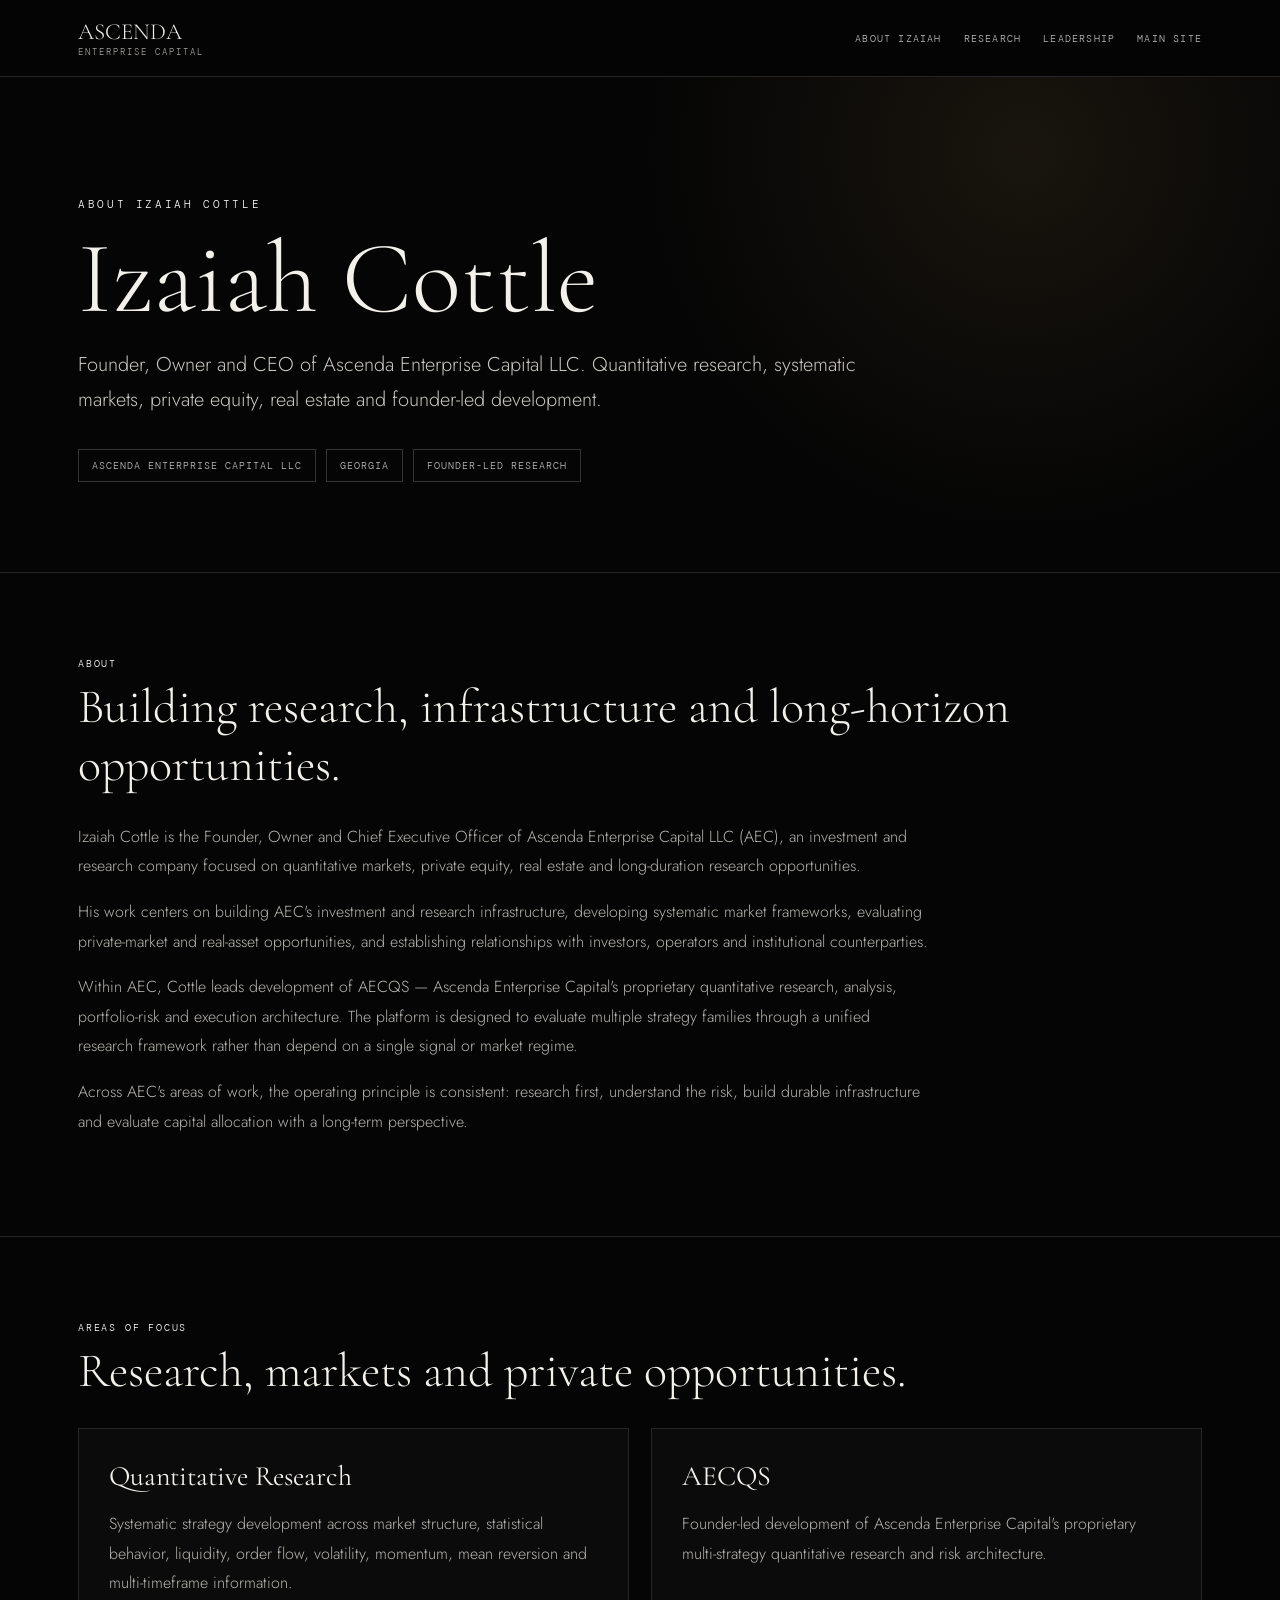
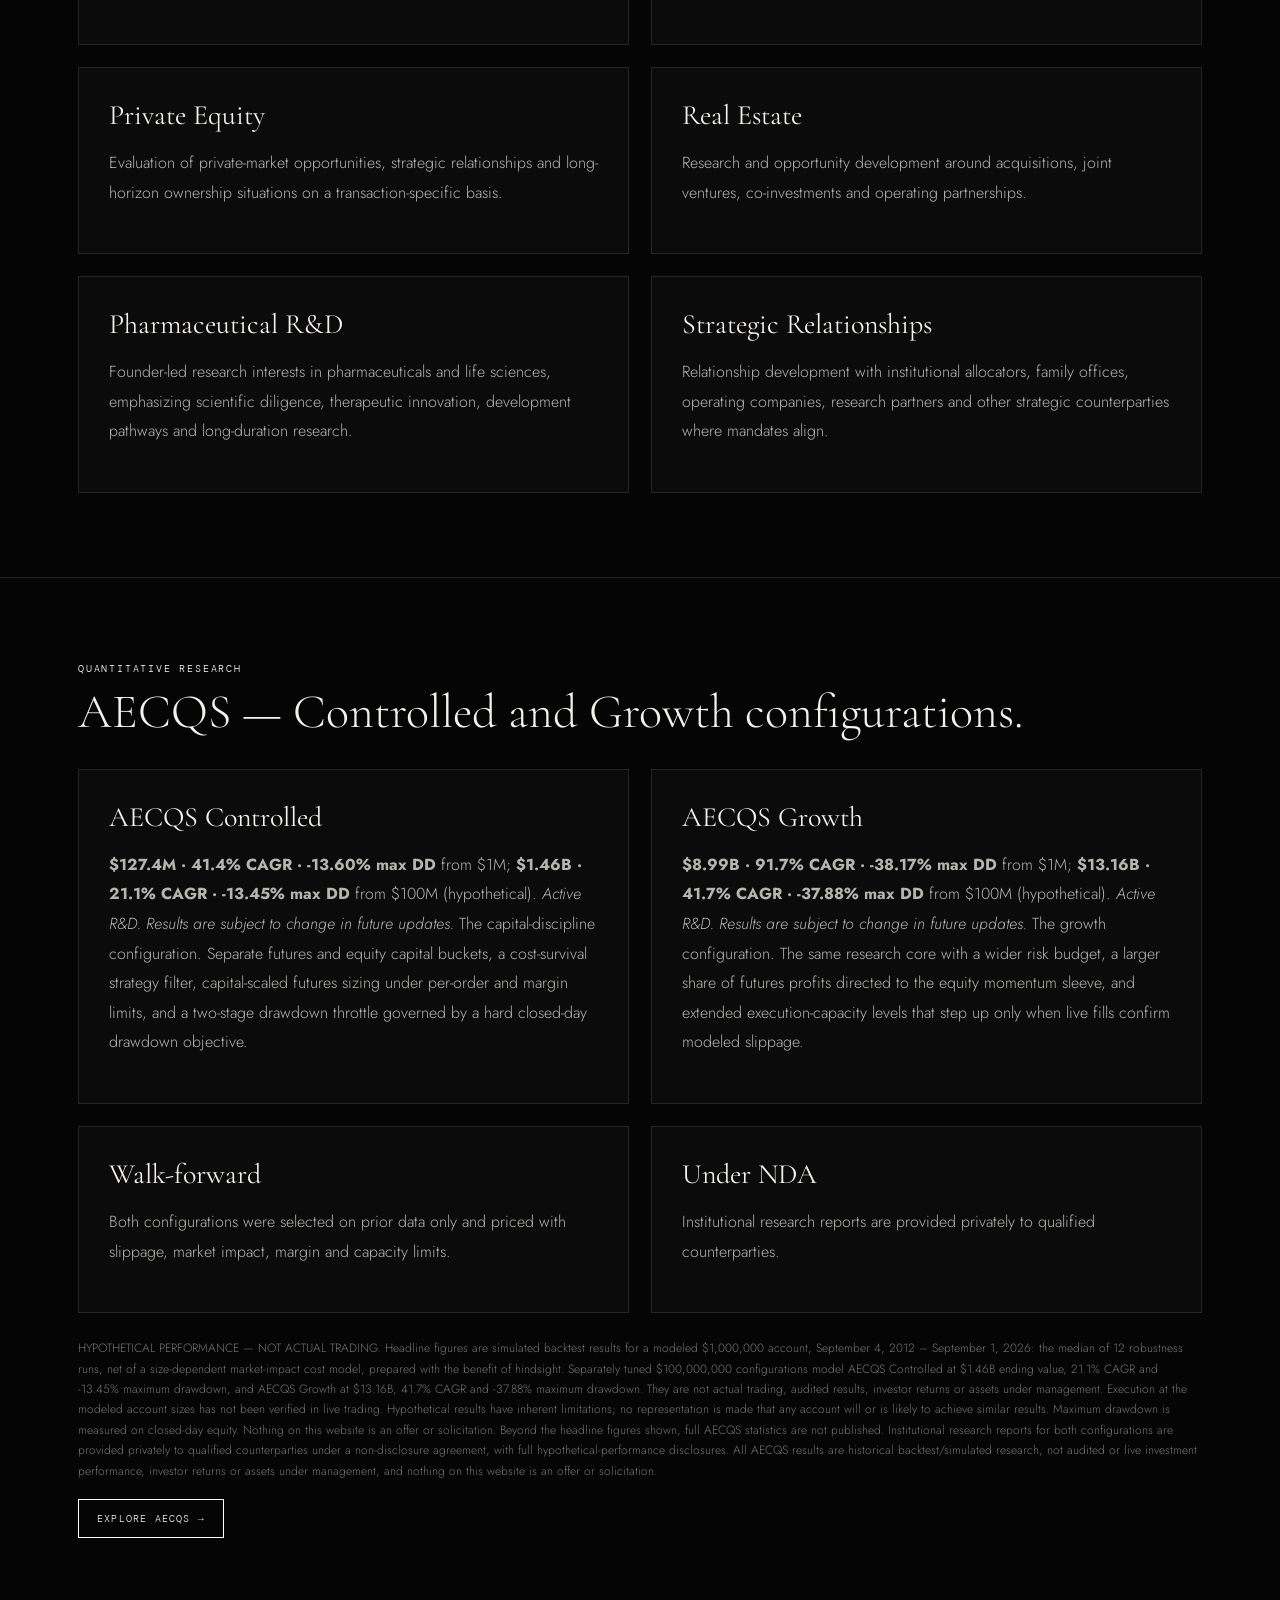
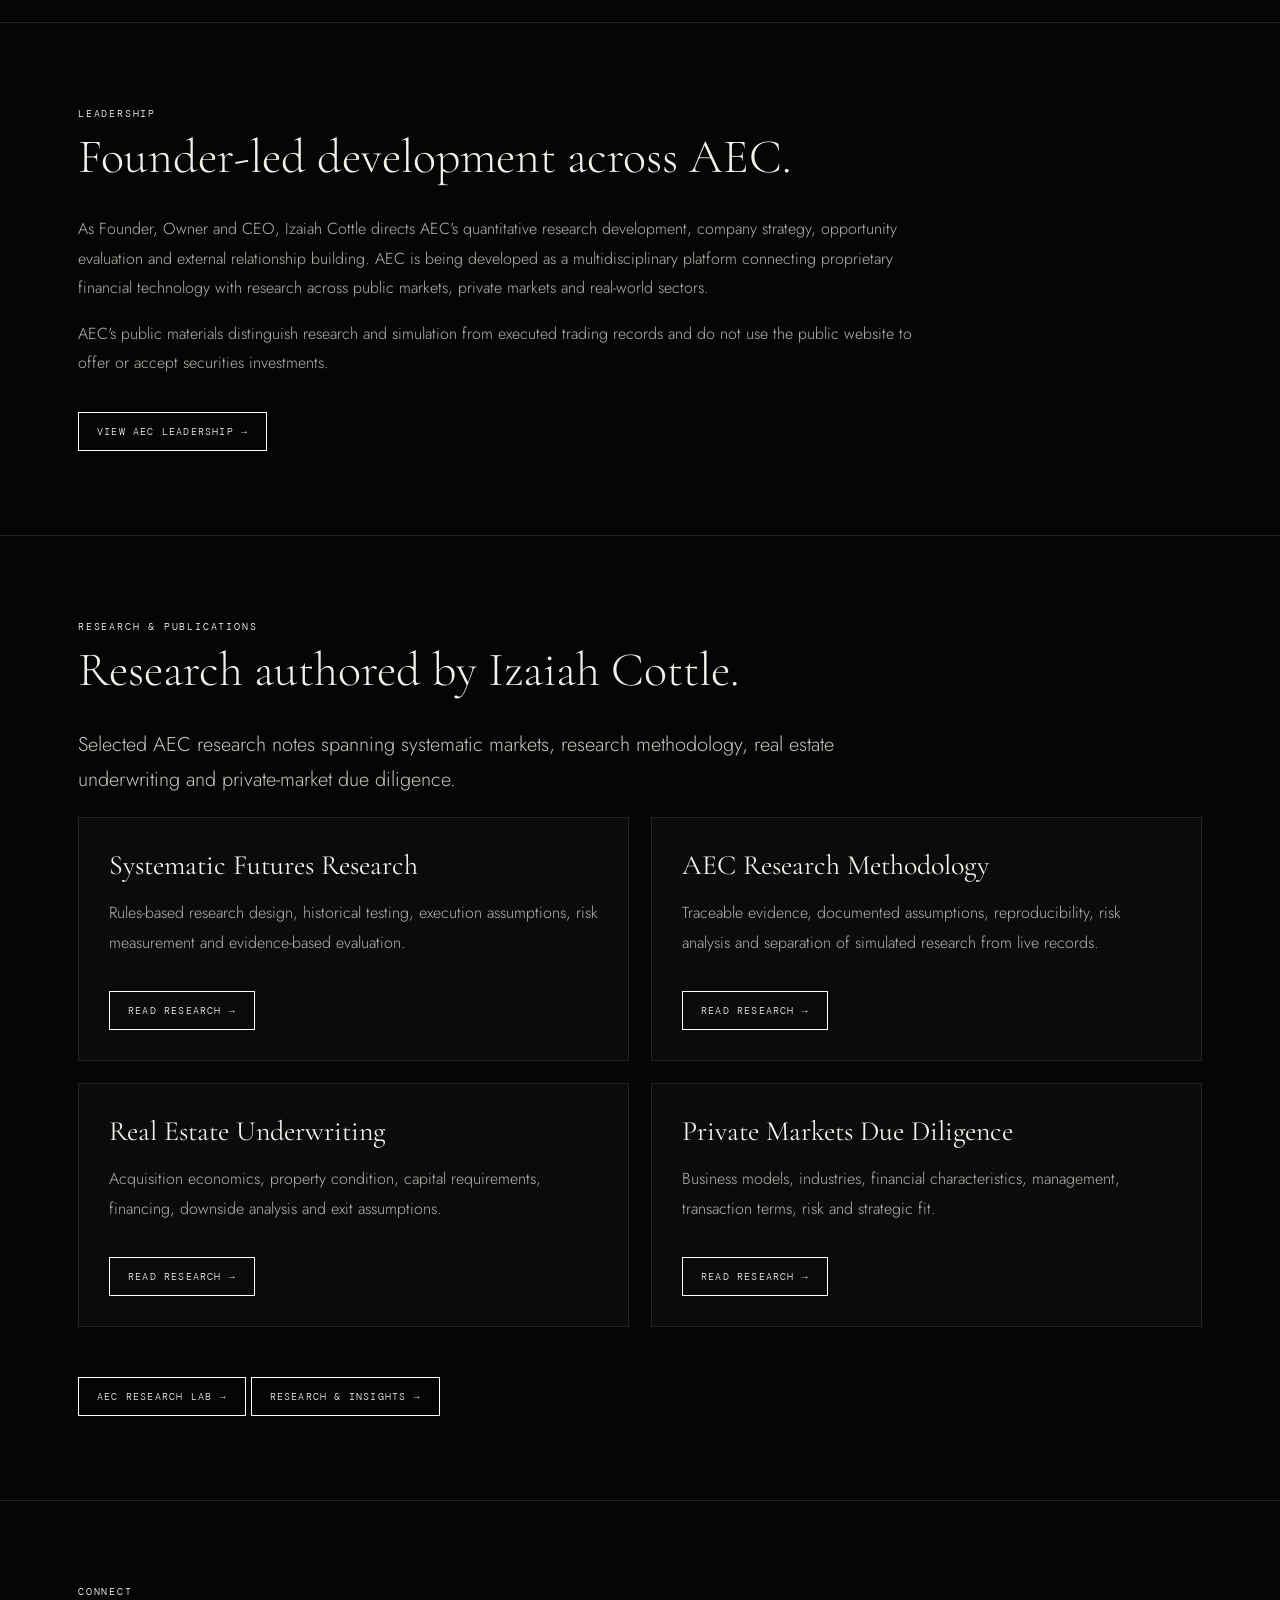
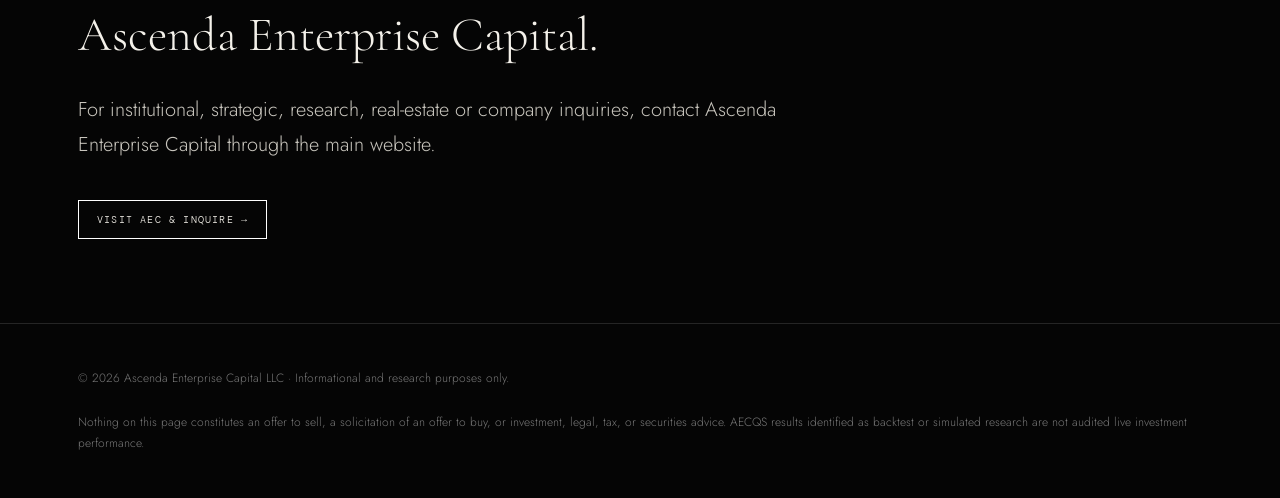
<file: index.html>
<!doctype html><html lang="en"><head><meta charset="utf-8"><meta name="viewport" content="width=device-width,initial-scale=1"><title>About Izaiah Cottle | Founder, Owner & CEO of Ascenda Enterprise Capital</title><meta name="description" content="About Izaiah Cottle, Founder, Owner and CEO of Ascenda Enterprise Capital LLC. His work spans quantitative research, AECQS, futures markets, private equity, real estate and long-duration research initiatives."><meta name="robots" content="index,follow,max-image-preview:large"><link rel="canonical" href="https://ascendaenterprisecapital.com/Izaiah-Cottle/"><link rel="preconnect" href="https://fonts.googleapis.com"><link rel="preconnect" href="https://fonts.gstatic.com" crossorigin><link href="https://fonts.googleapis.com/css2?family=Cormorant+Garamond:wght@300;400;500&family=DM+Mono:wght@300;400&family=Jost:wght@300;400;500&display=swap" rel="stylesheet"><style>
:root{--bg:#050505;--panel:#0b0b0b;--line:#252525;--text:#f4f1ea;--muted:#a5a29b;--accent:#FFFFFF;--serif:"Cormorant Garamond",Georgia,serif;--sans:"Jost",Arial,sans-serif;--mono:"DM Mono",monospace}*{box-sizing:border-box}html{scroll-behavior:smooth}body{margin:0;background:var(--bg);color:var(--text);font-family:var(--sans);font-weight:300}a{color:inherit}.wrap{max-width:1180px;margin:auto;padding:0 28px}nav{position:sticky;top:0;z-index:10;background:rgba(5,5,5,.94);backdrop-filter:blur(12px);border-bottom:1px solid var(--line)}.nav{height:76px;display:flex;align-items:center;justify-content:space-between;gap:24px}.brand{font-family:var(--serif);font-size:23px;text-decoration:none}.brand small{display:block;font-family:var(--mono);font-size:9px;letter-spacing:.22em;text-transform:uppercase;color:var(--muted)}.links{display:flex;gap:22px;flex-wrap:wrap}.links a{font-family:var(--mono);font-size:10px;letter-spacing:.12em;text-transform:uppercase;text-decoration:none;color:#bbb}.hero{padding:120px 0 90px;border-bottom:1px solid var(--line);background:radial-gradient(circle at 80% 15%,#19150e 0,transparent 34%)}.eyebrow{font-family:var(--mono);font-size:11px;letter-spacing:.24em;text-transform:uppercase;color:var(--accent)}h1{font-family:var(--serif);font-weight:300;font-size:clamp(54px,8vw,102px);line-height:.9;margin:22px 0}.lede{max-width:780px;font-size:20px;line-height:1.75;color:#c8c5bd}.meta{display:flex;gap:10px;flex-wrap:wrap;margin-top:32px}.pill{border:1px solid #333;padding:9px 13px;font-family:var(--mono);font-size:10px;letter-spacing:.1em;text-transform:uppercase;color:#bbb}.section{padding:84px 0;border-bottom:1px solid var(--line)}h2{font-family:var(--serif);font-weight:300;font-size:48px;margin:8px 0 28px}.grid{display:grid;grid-template-columns:repeat(2,1fr);gap:22px}.card{border:1px solid var(--line);background:var(--panel);padding:30px}.card h3{font-family:var(--serif);font-size:28px;font-weight:400;margin:0 0 12px}.card p,.body p{color:#b8b5ae;line-height:1.85}.body{max-width:850px}.kicker{font-family:var(--mono);font-size:10px;color:var(--accent);letter-spacing:.18em;text-transform:uppercase}.cta{display:inline-block;margin-top:18px;border:1px solid var(--accent);padding:12px 18px;text-decoration:none;font-family:var(--mono);font-size:10px;letter-spacing:.12em;text-transform:uppercase}.list{display:grid;gap:1px;background:var(--line);border:1px solid var(--line)}.item{background:#080808;padding:24px}.item strong{display:block;font-family:var(--serif);font-size:24px;font-weight:400;margin-bottom:6px}.item span{color:#999;font-size:14px}footer{padding:45px 0;color:#777;font-size:12px}.disclosure{font-size:12px;line-height:1.7;color:#777;margin-top:25px}@media(max-width:760px){.links{display:none}.grid{grid-template-columns:1fr}.hero{padding:80px 0 60px}h2{font-size:38px}}
</style><script type="application/ld+json">{"@context":"https://schema.org","@type":"Person","name":"Izaiah Cottle","jobTitle":"Founder, Owner and CEO","worksFor":{"@type":"Organization","name":"Ascenda Enterprise Capital LLC","url":"https://ascendaenterprisecapital.com/"},"url":"https://ascendaenterprisecapital.com/Izaiah-Cottle/","description":"Founder, Owner and CEO of Ascenda Enterprise Capital LLC, focused on quantitative research, systematic markets, private equity and real estate."}</script></head><body><nav><div class="wrap nav"><a class="brand" href="../">ASCENDA<small>Enterprise Capital</small></a><div class="links"><a href="../Izaiah-Cottle/">About Izaiah</a><a href="../Izaiah-Cottle-Research/">Research</a><a href="../Ascenda-Enterprise-Capital-Leadership/">Leadership</a><a href="../">Main Site</a></div></div></nav><header class="hero"><div class="wrap"><div class="eyebrow">About Izaiah Cottle</div><h1>Izaiah Cottle</h1><p class="lede">Founder, Owner and CEO of Ascenda Enterprise Capital LLC. Quantitative research, systematic markets, private equity, real estate and founder-led development.</p><div class="meta"><span class="pill">Ascenda Enterprise Capital LLC</span><span class="pill">Georgia</span><span class="pill">Founder-Led Research</span></div></div></header><section class="section"><div class="wrap"><div class="kicker">About</div><h2>Building research, infrastructure and long-horizon opportunities.</h2><div class="body"><p>Izaiah Cottle is the Founder, Owner and Chief Executive Officer of Ascenda Enterprise Capital LLC (AEC), an investment and research company focused on quantitative markets, private equity, real estate and long-duration research opportunities.</p><p>His work centers on building AEC's investment and research infrastructure, developing systematic market frameworks, evaluating private-market and real-asset opportunities, and establishing relationships with investors, operators and institutional counterparties.</p><p>Within AEC, Cottle leads development of AECQS — Ascenda Enterprise Capital's proprietary quantitative research, analysis, portfolio-risk and execution architecture. The platform is designed to evaluate multiple strategy families through a unified research framework rather than depend on a single signal or market regime.</p><p>Across AEC's areas of work, the operating principle is consistent: research first, understand the risk, build durable infrastructure and evaluate capital allocation with a long-term perspective.</p></div></div></section><section class="section"><div class="wrap"><div class="kicker">Areas of focus</div><h2>Research, markets and private opportunities.</h2><div class="grid"><div class="card"><h3>Quantitative Research</h3><p>Systematic strategy development across market structure, statistical behavior, liquidity, order flow, volatility, momentum, mean reversion and multi-timeframe information.</p></div><div class="card"><h3>AECQS</h3><p>Founder-led development of Ascenda Enterprise Capital's proprietary multi-strategy quantitative research and risk architecture.</p></div><div class="card"><h3>Private Equity</h3><p>Evaluation of private-market opportunities, strategic relationships and long-horizon ownership situations on a transaction-specific basis.</p></div><div class="card"><h3>Real Estate</h3><p>Research and opportunity development around acquisitions, joint ventures, co-investments and operating partnerships.</p></div><div class="card"><h3>Pharmaceutical R&amp;D</h3><p>Founder-led research interests in pharmaceuticals and life sciences, emphasizing scientific diligence, therapeutic innovation, development pathways and long-duration research.</p></div><div class="card"><h3>Strategic Relationships</h3><p>Relationship development with institutional allocators, family offices, operating companies, research partners and other strategic counterparties where mandates align.</p></div></div></div></section><section class="section"><div class="wrap"><div class="kicker">Quantitative Research</div><h2>AECQS — Controlled and Growth configurations.</h2><div class="grid"><div class="card"><h3>AECQS Controlled</h3><p><b>$127.4M · 41.4% CAGR · -13.60% max DD</b> from $1M; <b>$1.46B · 21.1% CAGR · -13.45% max DD</b> from $100M (hypothetical). <em>Active R&amp;D. Results are subject to change in future updates.</em> The capital-discipline configuration. Separate futures and equity capital buckets, a cost-survival strategy filter, capital-scaled futures sizing under per-order and margin limits, and a two-stage drawdown throttle governed by a hard closed-day drawdown objective.</p></div><div class="card"><h3>AECQS Growth</h3><p><b>$8.99B · 91.7% CAGR · -38.17% max DD</b> from $1M; <b>$13.16B · 41.7% CAGR · -37.88% max DD</b> from $100M (hypothetical). <em>Active R&amp;D. Results are subject to change in future updates.</em> The growth configuration. The same research core with a wider risk budget, a larger share of futures profits directed to the equity momentum sleeve, and extended execution-capacity levels that step up only when live fills confirm modeled slippage.</p></div><div class="card"><h3>Walk-forward</h3><p>Both configurations were selected on prior data only and priced with slippage, market impact, margin and capacity limits.</p></div><div class="card"><h3>Under NDA</h3><p>Institutional research reports are provided privately to qualified counterparties.</p></div></div><div class="disclosure">HYPOTHETICAL PERFORMANCE — NOT ACTUAL TRADING. Headline figures are simulated backtest results for a modeled $1,000,000 account, September 4, 2012 – September 1, 2026: the median of 12 robustness runs, net of a size-dependent market-impact cost model, prepared with the benefit of hindsight. Separately tuned $100,000,000 configurations model AECQS Controlled at $1.46B ending value, 21.1% CAGR and -13.45% maximum drawdown, and AECQS Growth at $13.16B, 41.7% CAGR and -37.88% maximum drawdown. They are not actual trading, audited results, investor returns or assets under management. Execution at the modeled account sizes has not been verified in live trading. Hypothetical results have inherent limitations; no representation is made that any account will or is likely to achieve similar results. Maximum drawdown is measured on closed-day equity. Nothing on this website is an offer or solicitation. Beyond the headline figures shown, full AECQS statistics are not published. Institutional research reports for both configurations are provided privately to qualified counterparties under a non-disclosure agreement, with full hypothetical-performance disclosures. All AECQS results are historical backtest/simulated research, not audited or live investment performance, investor returns or assets under management, and nothing on this website is an offer or solicitation.</div><a class="cta" href="../aec-quant-system.html">Explore AECQS →</a></div></section><section class="section"><div class="wrap"><div class="kicker">Leadership</div><h2>Founder-led development across AEC.</h2><div class="body"><p>As Founder, Owner and CEO, Izaiah Cottle directs AEC's quantitative research development, company strategy, opportunity evaluation and external relationship building. AEC is being developed as a multidisciplinary platform connecting proprietary financial technology with research across public markets, private markets and real-world sectors.</p><p>AEC's public materials distinguish research and simulation from executed trading records and do not use the public website to offer or accept securities investments.</p></div><a class="cta" href="../Ascenda-Enterprise-Capital-Leadership/">View AEC Leadership →</a></div></section><section class="section"><div class="wrap">
<div class="kicker">Research &amp; Publications</div>
<h2>Research authored by Izaiah Cottle.</h2>
<p class="lede">Selected AEC research notes spanning systematic markets, research methodology, real estate underwriting and private-market due diligence.</p>

<div class="grid">
<div class="card">
<h3>Systematic Futures Research</h3>
<p>Rules-based research design, historical testing, execution assumptions, risk measurement and evidence-based evaluation.</p>
<a class="cta" href="../aec-wire-systematic-futures-research.html">Read Research →</a>
</div>

<div class="card">
<h3>AEC Research Methodology</h3>
<p>Traceable evidence, documented assumptions, reproducibility, risk analysis and separation of simulated research from live records.</p>
<a class="cta" href="../aec-wire-research-methodology.html">Read Research →</a>
</div>

<div class="card">
<h3>Real Estate Underwriting</h3>
<p>Acquisition economics, property condition, capital requirements, financing, downside analysis and exit assumptions.</p>
<a class="cta" href="../aec-wire-real-estate-underwriting.html">Read Research →</a>
</div>

<div class="card">
<h3>Private Markets Due Diligence</h3>
<p>Business models, industries, financial characteristics, management, transaction terms, risk and strategic fit.</p>
<a class="cta" href="../aec-wire-private-markets-due-diligence.html">Read Research →</a>
</div>
</div>

<div style="margin-top:2rem">
<a class="cta" href="../aec-research.html">AEC Research Lab →</a>
<a class="cta" href="../Izaiah-Cottle-Research/">Research &amp; Insights →</a>
</div>
</div></section><section class="section"><div class="wrap"><div class="kicker">Connect</div><h2>Ascenda Enterprise Capital.</h2><p class="lede">For institutional, strategic, research, real-estate or company inquiries, contact Ascenda Enterprise Capital through the main website.</p><a class="cta" href="../#contact">Visit AEC &amp; Inquire →</a></div></section><footer><div class="wrap">© 2026 Ascenda Enterprise Capital LLC · Informational and research purposes only.<div class="disclosure">Nothing on this page constitutes an offer to sell, a solicitation of an offer to buy, or investment, legal, tax, or securities advice. AECQS results identified as backtest or simulated research are not audited live investment performance.</div></div></footer></body></html>
</file>
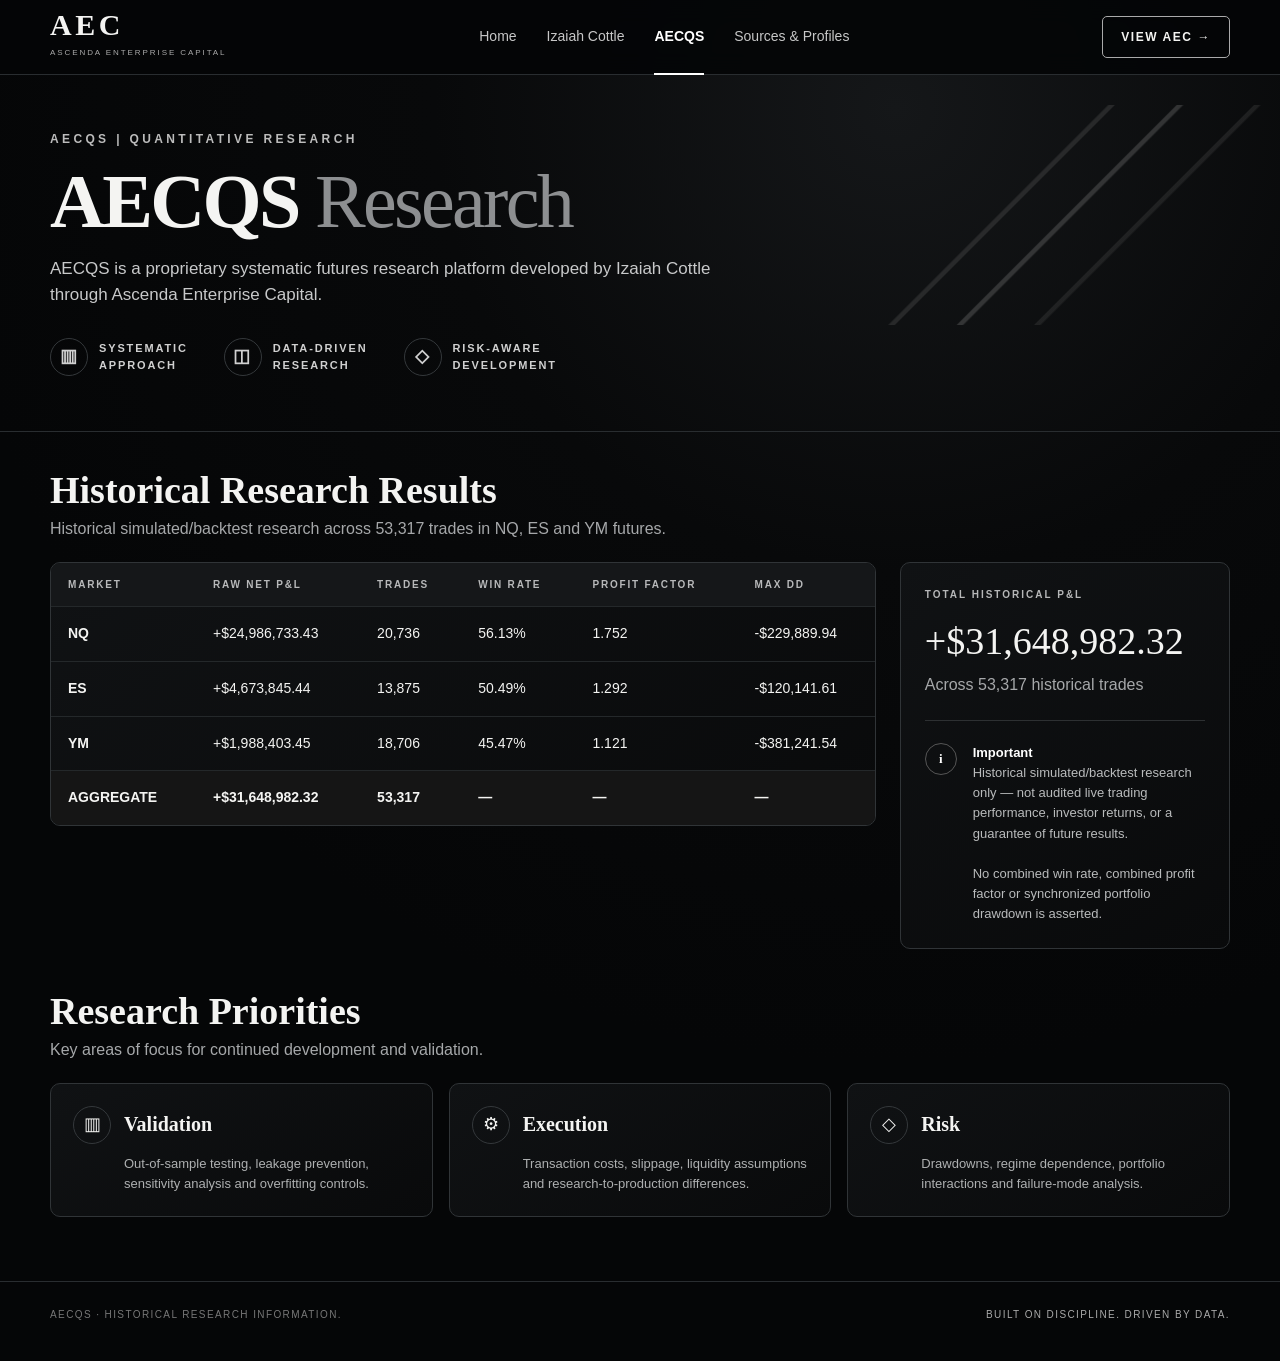
<file: AECQS_index.html>
<!doctype html>
<html lang="en">
<head>
<meta charset="utf-8">
<meta name="viewport" content="width=device-width,initial-scale=1">
<title>AECQS Research | Izaiah Cottle</title>
<meta name="description" content="AECQS is a proprietary systematic futures research platform developed by Izaiah Cottle through Ascenda Enterprise Capital.">
<link rel="canonical" href="https://ascendaenterprisecapital.com/IzaiahCottle/aecqs/">
<style>
:root{--bg:#050607;--panel:#0c0e10;--panel2:#111315;--text:#f4f4f2;--muted:#a6a8aa;--line:#292d30}
*{box-sizing:border-box}html{scroll-behavior:smooth}body{margin:0;background:radial-gradient(circle at 70% 8%,#151719 0,#08090a 30%,var(--bg) 62%);color:var(--text);font-family:Arial,Helvetica,sans-serif;line-height:1.55}
a{color:inherit}.wrap{width:min(1180px,calc(100% - 44px));margin:auto}
header{position:sticky;top:0;z-index:20;background:rgba(5,6,7,.94);backdrop-filter:blur(12px);border-bottom:1px solid var(--line)}
.nav{height:74px;display:flex;align-items:center;justify-content:space-between;gap:24px}.brand{text-decoration:none}.brand strong{display:block;font-family:Georgia,serif;font-size:30px;letter-spacing:.12em;line-height:.9}.brand span{font-size:8px;letter-spacing:.24em;color:#aaa}
nav{display:flex;gap:30px;align-items:center}nav a{text-decoration:none;color:#c7c7c7;font-size:14px}nav a.active{color:#fff;font-weight:700;border-bottom:2px solid #fff;padding:27px 0 25px}
.cta{border:1px solid #aaa;padding:11px 18px;border-radius:5px;text-decoration:none;font-size:12px;font-weight:700;letter-spacing:.13em}
.hero{min-height:320px;display:flex;align-items:center;border-bottom:1px solid var(--line);position:relative;overflow:hidden}
.hero:after{content:"";position:absolute;right:-80px;top:30px;width:50%;height:220px;opacity:.35;background:linear-gradient(135deg,transparent 0 45%,#555 45.3% 45.8%,transparent 46% 53%,#777 53.2% 53.7%,transparent 54% 62%,#444 62.2% 62.7%,transparent 63%)}
.hero-inner{position:relative;z-index:2;padding:55px 0}.eyebrow{font-size:12px;letter-spacing:.28em;color:#bcbcbc;font-weight:700}.hero h1{font-family:Georgia,serif;font-size:clamp(48px,6vw,76px);line-height:1;margin:14px 0 14px;letter-spacing:-.035em}.hero h1 span{color:#8d8f91;font-weight:400}.lead{max-width:720px;color:#c8c9ca;font-size:17px}
.pill-row{display:flex;gap:36px;margin-top:30px;flex-wrap:wrap}.pill{display:flex;align-items:center;gap:11px;color:#d0d0d0;font-size:11px;letter-spacing:.17em;font-weight:700}.icon{width:38px;height:38px;border:1px solid #34383b;border-radius:50%;display:grid;place-items:center;font-family:Georgia,serif;font-size:18px}
main{padding:38px 0 64px}h2{font-family:Georgia,serif;font-size:38px;line-height:1.1;margin:0 0 5px}.sub{color:var(--muted);margin:0 0 20px}
.results{display:grid;grid-template-columns:minmax(0,2.25fr) minmax(280px,.9fr);gap:24px;align-items:start}
.tablebox,.summary,.card{border:1px solid #303437;background:linear-gradient(145deg,#101214,#090a0b);border-radius:10px;overflow:hidden}
table{width:100%;border-collapse:collapse}th{font-size:10px;letter-spacing:.18em;color:#b8b9ba;text-align:left;background:#151719;padding:14px 17px}td{padding:16px 17px;border-top:1px solid #24282a;font-size:14px}td:first-child{font-weight:800}.aggregate td{font-weight:800;background:#151515}
.summary{padding:24px}.label{font-size:10px;letter-spacing:.2em;color:#b6b7b8;font-weight:700}.big{font-family:Georgia,serif;font-size:38px;margin:10px 0 2px}.summary hr{border:0;border-top:1px solid #2d3032;margin:22px 0}.notice{display:grid;grid-template-columns:36px 1fr;gap:12px;color:#b9bbbc;font-size:13px}.notice .info{width:32px;height:32px;border:1px solid #555;border-radius:50%;display:grid;place-items:center;font-family:Georgia,serif;font-weight:bold;color:#fff}
.priorities{margin-top:42px}.cards{display:grid;grid-template-columns:repeat(3,1fr);gap:16px;margin-top:20px}.card{padding:22px}.cardtop{display:flex;gap:13px;align-items:center}.card h3{font-family:Georgia,serif;font-size:20px;margin:0}.card p{color:#aeb0b1;font-size:13px;margin:10px 0 0 51px}
footer{border-top:1px solid var(--line);padding:25px 0 38px;color:#777;font-size:10px;letter-spacing:.14em}.foot{display:flex;justify-content:space-between;gap:20px}.motto{color:#aaa}
@media(max-width:850px){nav{display:none}.results{grid-template-columns:1fr}.cards{grid-template-columns:1fr}.hero:after{display:none}.tablebox{overflow:auto}.big{font-size:32px}.foot{display:block}.motto{margin-top:10px}}
</style>
<script type="application/ld+json">
{"@context":"https://schema.org","@type":"WebPage","name":"AECQS Research","about":{"@type":"Thing","name":"AECQS — AEC Quantitative System"},"author":{"@type":"Person","name":"Izaiah Cottle","url":"https://ascendaenterprisecapital.com/Izaiah-Cottle/"},"publisher":{"@type":"Organization","name":"Ascenda Enterprise Capital","url":"https://ascendaenterprisecapital.com/"}}
</script>
</head>
<body>
<header>
<div class="wrap nav">
<a class="brand" href="https://ascendaenterprisecapital.com/"><strong>AEC</strong><span>ASCENDA ENTERPRISE CAPITAL</span></a>
<nav>
<a href="https://ascendaenterprisecapital.com/">Home</a>
<a href="https://ascendaenterprisecapital.com/IzaiahCottle/">Izaiah Cottle</a>
<a class="active" href="https://ascendaenterprisecapital.com/IzaiahCottle/aecqs/">AECQS</a>
<a href="https://ascendaenterprisecapital.com/IzaiahCottle/profiles/">Sources &amp; Profiles</a>
</nav>
<a class="cta" href="https://ascendaenterprisecapital.com/">VIEW AEC →</a>
</div>
</header>

<section class="hero">
<div class="wrap hero-inner">
<div class="eyebrow">AECQS | QUANTITATIVE RESEARCH</div>
<h1>AECQS <span>Research</span></h1>
<p class="lead">AECQS is a proprietary systematic futures research platform developed by Izaiah Cottle through Ascenda Enterprise Capital.</p>
<div class="pill-row">
<div class="pill"><span class="icon">▥</span>SYSTEMATIC<br>APPROACH</div>
<div class="pill"><span class="icon">◫</span>DATA-DRIVEN<br>RESEARCH</div>
<div class="pill"><span class="icon">◇</span>RISK-AWARE<br>DEVELOPMENT</div>
</div>
</div>
</section>

<main class="wrap">
<section>
<h2>Historical Research Results</h2>
<p class="sub">Historical simulated/backtest research across 53,317 trades in NQ, ES and YM futures.</p>
<div class="results">
<div class="tablebox">
<table>
<thead><tr><th>MARKET</th><th>RAW NET P&amp;L</th><th>TRADES</th><th>WIN RATE</th><th>PROFIT FACTOR</th><th>MAX DD</th></tr></thead>
<tbody>
<tr><td>NQ</td><td>+$24,986,733.43</td><td>20,736</td><td>56.13%</td><td>1.752</td><td>-$229,889.94</td></tr>
<tr><td>ES</td><td>+$4,673,845.44</td><td>13,875</td><td>50.49%</td><td>1.292</td><td>-$120,141.61</td></tr>
<tr><td>YM</td><td>+$1,988,403.45</td><td>18,706</td><td>45.47%</td><td>1.121</td><td>-$381,241.54</td></tr>
<tr class="aggregate"><td>AGGREGATE</td><td>+$31,648,982.32</td><td>53,317</td><td>—</td><td>—</td><td>—</td></tr>
</tbody>
</table>
</div>
<aside class="summary">
<div class="label">TOTAL HISTORICAL P&amp;L</div>
<div class="big">+$31,648,982.32</div>
<div class="sub">Across 53,317 historical trades</div>
<hr>
<div class="notice"><div class="info">i</div><div><strong style="color:#fff">Important</strong><br>Historical simulated/backtest research only — not audited live trading performance, investor returns, or a guarantee of future results.<br><br>No combined win rate, combined profit factor or synchronized portfolio drawdown is asserted.</div></div>
</aside>
</div>
</section>

<section class="priorities">
<h2>Research Priorities</h2>
<p class="sub">Key areas of focus for continued development and validation.</p>
<div class="cards">
<div class="card"><div class="cardtop"><span class="icon">▥</span><h3>Validation</h3></div><p>Out-of-sample testing, leakage prevention, sensitivity analysis and overfitting controls.</p></div>
<div class="card"><div class="cardtop"><span class="icon">⚙</span><h3>Execution</h3></div><p>Transaction costs, slippage, liquidity assumptions and research-to-production differences.</p></div>
<div class="card"><div class="cardtop"><span class="icon">◇</span><h3>Risk</h3></div><p>Drawdowns, regime dependence, portfolio interactions and failure-mode analysis.</p></div>
</div>
</section>
</main>

<footer><div class="wrap foot"><span>AECQS · HISTORICAL RESEARCH INFORMATION.</span><span class="motto">BUILT ON DISCIPLINE. DRIVEN BY DATA.</span></div></footer>
</body>
</html>
</file>
